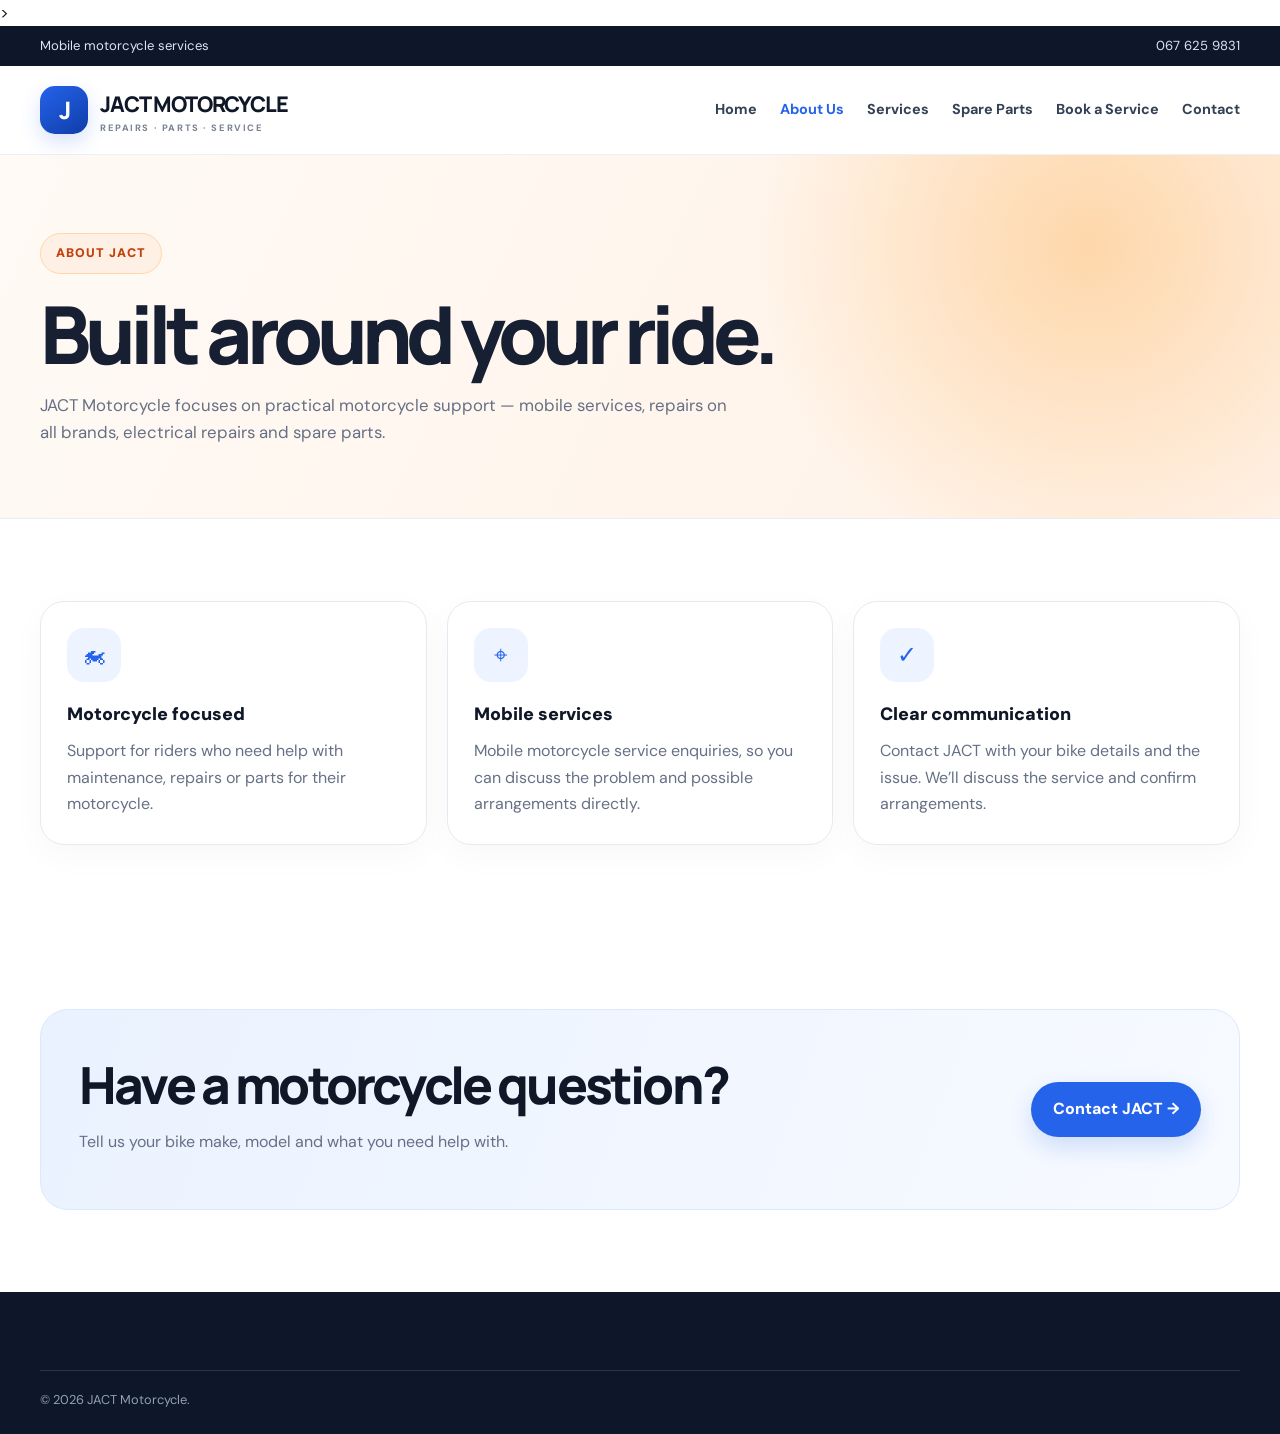
<file: about.html>
<!doctype html><html lang="en"><head><meta charset="utf-8"><meta name="viewport" content="width=device-width,initial-scale=1"><title>About Us | JACT Motorcycle</title><style>
@import url('https://fonts.googleapis.com/css2?family=DM+Sans:wght@400;500;600;700;800&family=Manrope:wght@400;500;600;700;800;900&display=swap');
:root{--ink:#101828;--muted:#667085;--blue:#2563eb;--blue2:#1d4ed8;--orange:#f97316;--paper:#fff;--soft:#f4f7fc;--line:#e5eaf2;--panel:#fff;--radius:24px;--max:1200px;--shadow:0 18px 55px rgba(16,24,40,.09)}
*{box-sizing:border-box}html{scroll-behavior:smooth}body{margin:0;background:#fff;color:var(--ink);font-family:'DM Sans',Arial,sans-serif;line-height:1.65}a{color:inherit;text-decoration:none}button,input,textarea,select{font:inherit}button,.btn{cursor:pointer;border:0;border-radius:999px;padding:14px 22px;font-weight:800;display:inline-flex;align-items:center;justify-content:center;gap:9px;transition:.2s ease}.btn-primary{background:var(--blue);color:#fff;box-shadow:0 10px 25px #2563eb30}.btn-primary:hover{background:var(--blue2);transform:translateY(-2px)}.btn-outline{background:#fff;border:1px solid #d8dfeb;color:var(--ink)}.btn-outline:hover{border-color:var(--blue);color:var(--blue)}.btn-small{padding:9px 15px;font-size:.85rem}.container{width:min(var(--max),calc(100% - 44px));margin:auto}.topbar{background:#0d1729;color:#dbe5f6;padding:9px 0;font-size:.82rem}.topbar .container{display:flex;justify-content:space-between;gap:12px;flex-wrap:wrap}.topbar a{color:#fff;font-weight:800}.site-header{position:sticky;top:0;z-index:20;background:#ffffffed;backdrop-filter:blur(16px);border-bottom:1px solid #edf0f5}.nav{min-height:88px;display:flex;align-items:center;justify-content:space-between;gap:20px}.brand{display:flex;align-items:center;gap:12px;font-family:Manrope,sans-serif;font-size:1.35rem;font-weight:900;letter-spacing:-.05em}.brand-mark{width:48px;height:48px;border-radius:15px;display:grid;place-items:center;background:linear-gradient(145deg,#2563eb,#0f3da8);color:#fff;font-size:1.5rem;font-weight:900;box-shadow:0 8px 20px #2563eb30}.brand small{display:block;color:#7b8494;font:800 .58rem 'DM Sans';letter-spacing:.17em}.nav-links{display:flex;gap:23px;align-items:center;color:#344054;font-size:.9rem;font-weight:700}.nav-links a:hover,.nav-links a.active{color:var(--blue)}.menu-btn{display:none;background:#f2f5fb;color:var(--ink);border:1px solid var(--line)}
/* Home hero */
.hero{position:relative;overflow:hidden;min-height:680px;display:flex;align-items:center;background:radial-gradient(circle at 80% 30%,#dbeafe 0,transparent 34%),linear-gradient(115deg,#f8fbff 0%,#eef4ff 58%,#e6efff 100%)}.hero:after{content:'';position:absolute;right:-8%;top:5%;width:60%;height:90%;background:url('https://images.unsplash.com/photo-1558981806-ec527fa84c39?auto=format&fit=crop&w=1500&q=90') center/cover;border-radius:42px;opacity:.96;box-shadow:0 30px 80px #1e3a8a25;mask-image:linear-gradient(90deg,transparent 0%,#000 18%)}.hero-inner{position:relative;z-index:1;padding:94px 0;max-width:650px}.eyebrow{display:inline-flex;align-items:center;gap:9px;color:var(--blue);font-size:.78rem;letter-spacing:.08em;font-weight:900;text-transform:uppercase;background:#eaf1ff;border:1px solid #d6e4ff;padding:9px 15px;border-radius:999px}.hero h1,.page-hero h1{font:900 clamp(3.5rem,7.5vw,6.4rem)/1.04 Manrope,sans-serif;letter-spacing:-.075em;margin:25px 0;color:#101828}.hero h1 span{color:var(--blue)}.hero p{max-width:570px;color:#596579;font-size:1.12rem;line-height:1.8}.hero-actions{display:flex;gap:12px;flex-wrap:wrap;margin-top:30px}.trust-row{display:flex;gap:12px;flex-wrap:wrap;margin-top:36px;color:#344054;font-size:.83rem;font-weight:700}.trust-row span{background:#ffffffc9;border:1px solid #e0e8f5;border-radius:999px;padding:9px 13px}.trust-row b{color:var(--blue);margin-right:5px}
.section{padding:82px 0}.section-head{display:flex;justify-content:space-between;align-items:end;gap:20px;margin-bottom:30px}.section h2,.page-hero h2{font:900 clamp(2rem,4.4vw,3.2rem)/1.12 Manrope,sans-serif;letter-spacing:-.055em;margin:10px 0;color:#101828}.section-intro{color:var(--muted);max-width:650px}.grid{display:grid;grid-template-columns:repeat(3,1fr);gap:20px}.card{background:#fff;border:1px solid var(--line);border-radius:var(--radius);overflow:hidden;box-shadow:0 10px 35px #10182808;transition:.2s}.card:hover{transform:translateY(-4px);box-shadow:var(--shadow);border-color:#cbdaf7}.card-pad{padding:26px}.service-icon{width:54px;height:54px;border-radius:17px;background:#edf3ff;color:var(--blue);display:grid;place-items:center;font-size:1.5rem;margin-bottom:18px}.card h3{margin:0 0 9px;font-size:1.12rem;font-weight:900}.card p{color:var(--muted);margin:0}.feature-band{background:linear-gradient(110deg,#eaf2ff,#f7faff);border:1px solid #dce8fb;border-radius:28px;padding:38px;display:flex;align-items:center;justify-content:space-between;gap:22px}.feature-band h2{margin:8px 0}.page-hero{padding:78px 0 54px;background:radial-gradient(circle at 85% 10%,#dbeafe 0,transparent 30%),linear-gradient(110deg,#f8fbff,#eef4ff);border-bottom:1px solid #e8eef8}.page-hero h1{font-size:clamp(2.9rem,6.5vw,5rem);margin:18px 0 12px}.page-hero p{color:#667085;max-width:700px;font-size:1.05rem}
.photo-feature{display:grid;grid-template-columns:1.05fr .95fr;gap:36px;align-items:center}.photo-feature img{width:100%;height:380px;object-fit:cover;border-radius:28px;box-shadow:var(--shadow)}.photo-feature-copy{padding:15px 0}.photo-feature-copy h2{font:900 clamp(2.2rem,4.8vw,3.8rem)/1.08 Manrope,sans-serif;letter-spacing:-.06em}.photo-feature-copy p{color:var(--muted)}
.form-card{max-width:820px;background:#fff;border:1px solid var(--line);border-radius:24px;padding:28px;box-shadow:var(--shadow)}.form-grid{display:grid;grid-template-columns:1fr 1fr;gap:17px}.field{display:flex;flex-direction:column;gap:7px}.field.full{grid-column:1/-1}.field label{font-size:.87rem;color:#344054;font-weight:800}.field input,.field textarea,.field select,.search-input{width:100%;background:#f8faff;color:var(--ink);border:1px solid #dce3ee;border-radius:13px;padding:14px 15px;outline:none}.field input:focus,.field textarea:focus,.field select:focus,.search-input:focus{border-color:var(--blue);box-shadow:0 0 0 4px #2563eb15}.field textarea{min-height:115px;resize:vertical}.muted{color:var(--muted)}.notice{padding:14px 16px;border-radius:14px;background:#eff6ff;border:1px solid #d7e6ff;color:#2452a3;margin:16px 0}.status{padding:12px 14px;border-radius:12px;margin:12px 0;display:none}.status.show{display:block}.status.error{background:#fff0ef;color:#b42318}.status.success{background:#eafaf1;color:#067647}.product-grid{display:grid;grid-template-columns:repeat(3,1fr);gap:20px}.product-image{height:225px;background:#edf2f8;display:grid;place-items:center;overflow:hidden}.product-image img{width:100%;height:100%;object-fit:cover}.product-image .placeholder{font-size:3rem;color:#8a96a8}.product-info{padding:20px}.product-info h3{margin:0 0 6px}.price{font-weight:900;color:var(--blue);font-size:1.2rem}.product-actions{display:flex;gap:8px;margin-top:14px;flex-wrap:wrap}.qty{width:72px;background:#f8faff;color:var(--ink);border:1px solid #dce3ee;border-radius:10px;padding:8px}.cart-row,.admin-row{display:flex;align-items:center;justify-content:space-between;gap:15px;padding:14px 0;border-bottom:1px solid var(--line)}.cart-row:last-child,.admin-row:last-child{border-bottom:0}.footer{background:#0d1729;color:#fff;padding:48px 0 24px}.footer-grid{display:grid;grid-template-columns:2fr 1fr 1fr;gap:30px}.footer p,.footer a{color:#b9c5d8;font-size:.9rem}.footer a{display:block;margin:7px 0}.footer a:hover{color:#fff}.footer .brand{color:#fff}.footer .brand small{color:#9baac2}.copyright{border-top:1px solid #26344c;margin-top:30px;padding-top:18px;color:#91a0b8;font-size:.8rem}.empty{padding:35px;text-align:center;border:1px dashed #cbd5e1;border-radius:16px;color:var(--muted);background:#fbfcff}
/* Admin pages */
.admin-shell{min-height:100vh;background:#f5f7fb}.admin-top{padding:10px 0;background:#fff;border-bottom:1px solid var(--line)}.admin-layout{display:grid;grid-template-columns:245px 1fr;gap:24px;padding:30px 0}.sidebar{background:#fff;border:1px solid var(--line);border-radius:18px;padding:13px;height:max-content;box-shadow:0 8px 25px #10182808}.sidebar a{display:block;padding:12px 14px;border-radius:11px;color:#475467;font-weight:800}.sidebar a.active,.sidebar a:hover{background:#edf3ff;color:var(--blue)}.admin-content{min-width:0}.stat-grid{display:grid;grid-template-columns:repeat(3,1fr);gap:14px;margin:20px 0}.stat{background:#fff;border:1px solid var(--line);padding:20px;border-radius:17px;box-shadow:0 8px 25px #10182808}.stat strong{display:block;font-size:2rem;color:var(--blue)}.table-wrap{overflow:auto;background:#fff;border:1px solid var(--line);border-radius:16px}table{width:100%;border-collapse:collapse;min-width:650px}th,td{text-align:left;padding:13px 15px;border-bottom:1px solid var(--line);font-size:.88rem}th{color:#475467;font-size:.75rem;text-transform:uppercase;letter-spacing:.08em;background:#f8faff}td{color:#344054}.danger{background:#fff0ef;color:#b42318}.hidden{display:none!important}.pill{display:inline-block;padding:5px 10px;border-radius:99px;background:#eafaf1;color:#067647;font-size:.75rem;font-weight:800}.pill.pending{background:#fff6e5;color:#9a6700}.pill.cancelled{background:#fff0ef;color:#b42318}
@media(max-width:900px){.nav-links{display:none;position:absolute;left:0;right:0;top:88px;background:#fff;border-bottom:1px solid var(--line);padding:18px 24px;flex-direction:column;align-items:stretch;box-shadow:0 16px 30px #10182812}.nav-links.open{display:flex}.menu-btn{display:inline-flex}.hero:after{right:-23%;width:73%;opacity:.35;mask-image:linear-gradient(90deg,transparent,#000 22%)}.hero-inner{max-width:640px}.grid,.product-grid{grid-template-columns:repeat(2,1fr)}.admin-layout{grid-template-columns:1fr}.sidebar{display:flex;overflow:auto;gap:5px}.sidebar a{white-space:nowrap}.footer-grid{grid-template-columns:1fr 1fr}}
@media(max-width:600px){.container{width:min(100% - 28px,var(--max))}.topbar .container{justify-content:center;text-align:center}.nav{min-height:76px}.brand{font-size:1.12rem}.brand-mark{width:42px;height:42px}.nav-links{top:76px}.hero{min-height:650px}.hero:after{right:-48%;top:30%;width:120%;height:66%;opacity:.19;border-radius:28px;mask-image:linear-gradient(90deg,transparent,#000 18%)}.hero-inner{padding:68px 0}.hero h1{font-size:clamp(3.35rem,16vw,5.1rem)}.hero p{font-size:1rem}.section{padding:60px 0}.grid,.product-grid,.form-grid,.stat-grid,.footer-grid{grid-template-columns:1fr}.field.full{grid-column:auto}.section-head,.feature-band{align-items:flex-start;flex-direction:column}.form-card{padding:19px}.trust-row{gap:8px}.trust-row span{font-size:.76rem}.photo-feature{grid-template-columns:1fr;gap:18px}.photo-feature img{height:245px}.page-hero{padding:58px 0 40px}.page-hero h1{font-size:clamp(2.8rem,13vw,4rem)}.feature-band{padding:25px}.admin-layout{padding:20px 0}.sidebar{border-radius:14px}.stat{padding:16px}}

</style><script src="config.js"></script><script defer src="app.js"></script>
<style>
/* ABOUT PAGE UNIQUE DESIGN */
body[data-page="about"] .page-hero{background:radial-gradient(circle at 85% 25%,#fed7aa 0,transparent 30%),linear-gradient(115deg,#fffaf5,#fff1e6)}
body[data-page="about"] .eyebrow{color:#c2410c;background:#fff0e5;border-color:#fed7aa}
body[data-page="about"] .page-hero h1{color:#172033}
body[data-page="about"] .photo-feature img{border:7px solid white;box-shadow:0 25px 65px #7c2d121c}
body[data-page="about"] .photo-feature-copy h2{color:#9a3412}

</style>
</head><body data-page="about">><div class="topbar"><div class="container"><span>Mobile motorcycle services</span><span>067 625 9831</span></div></div><header class="site-header"><div class="container nav"><a class="brand" href="index.html"><span class="brand-mark">J</span><span>JACT MOTORCYCLE<small>REPAIRS · PARTS · SERVICE</small></span></a><nav class="nav-links"><a href="index.html">Home</a><a class="active" href="about.html">About Us</a><a href="services.html">Services</a><a href="shop.html">Spare Parts</a><a href="booking.html">Book a Service</a><a href="contact.html">Contact</a></nav><button class="menu-btn">☰</button></div></header><main><section class="page-hero"><div class="container"><div class="eyebrow">About JACT</div><h1>Built around your ride.</h1><p>JACT Motorcycle focuses on practical motorcycle support — mobile services, repairs on all brands, electrical repairs and spare parts.</p></div></section><section class="section"><div class="container grid"><article class="card card-pad"><div class="service-icon">🏍</div><h3>Motorcycle focused</h3><p>Support for riders who need help with maintenance, repairs or parts for their motorcycle.</p></article><article class="card card-pad"><div class="service-icon">⌖</div><h3>Mobile services</h3><p>Mobile motorcycle service enquiries, so you can discuss the problem and possible arrangements directly.</p></article><article class="card card-pad"><div class="service-icon">✓</div><h3>Clear communication</h3><p>Contact JACT with your bike details and the issue. We’ll discuss the service and confirm arrangements.</p></article></div></section><section class="section"><div class="container feature-band"><div><h2>Have a motorcycle question?</h2><p class="muted">Tell us your bike make, model and what you need help with.</p></div><a class="btn btn-primary" href="contact.html">Contact JACT →</a></div></section></main><footer class="footer"><div class="container"><div class="copyright">© <span data-year></span> JACT Motorcycle.</div></div></footer></body></html>
</file>
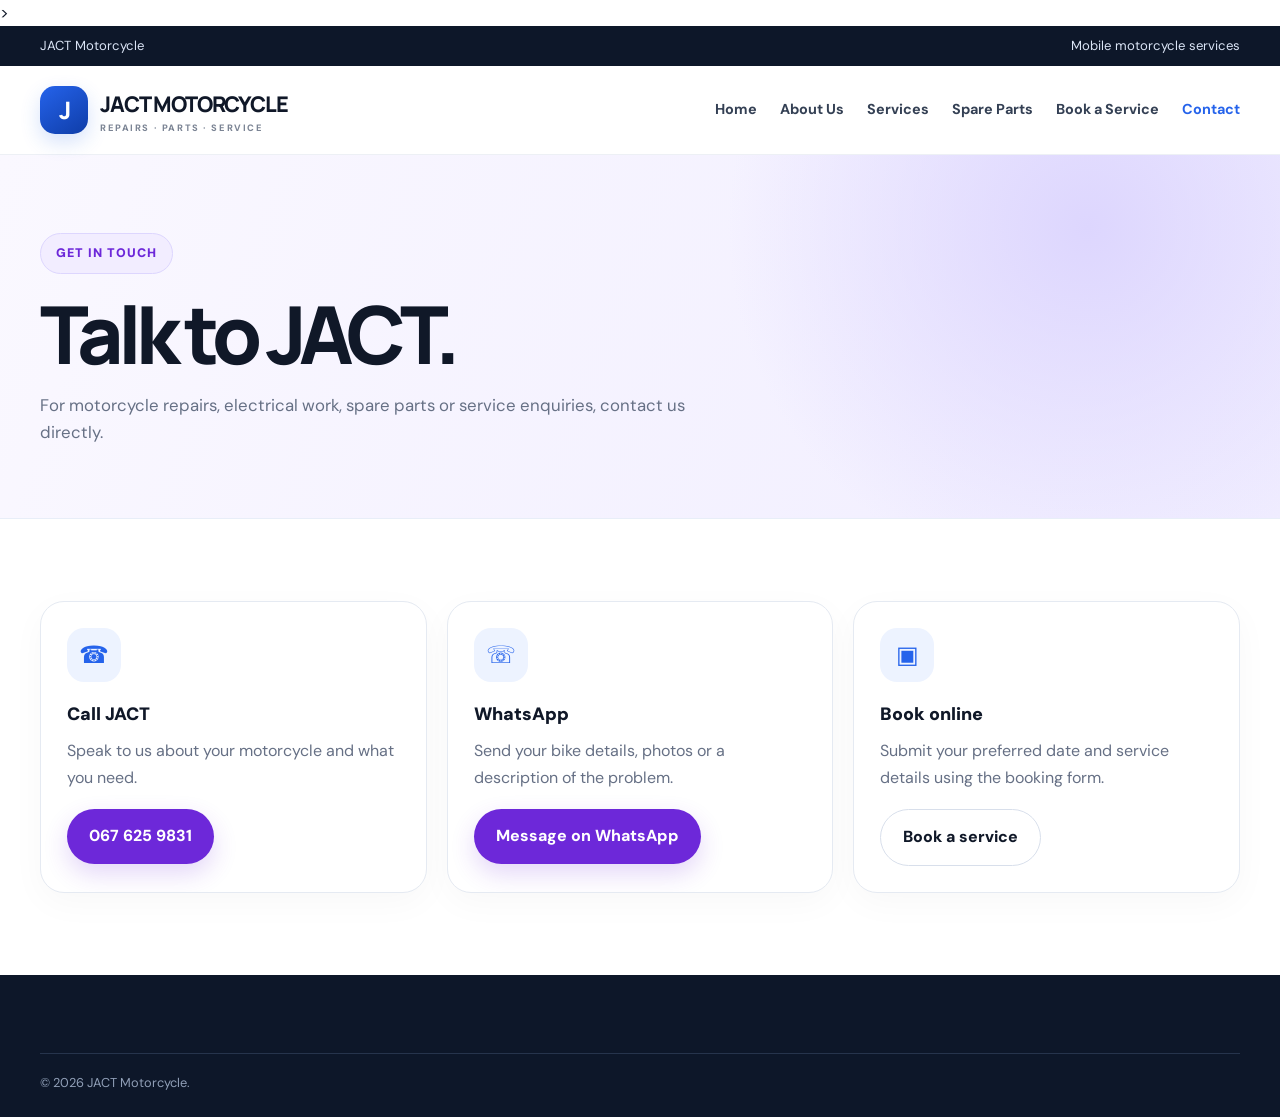
<file: contact.html>
<!doctype html><html lang="en"><head><meta charset="utf-8"><meta name="viewport" content="width=device-width,initial-scale=1"><title>Contact | JACT Motorcycle</title><style>
@import url('https://fonts.googleapis.com/css2?family=DM+Sans:wght@400;500;600;700;800&family=Manrope:wght@400;500;600;700;800;900&display=swap');
:root{--ink:#101828;--muted:#667085;--blue:#2563eb;--blue2:#1d4ed8;--orange:#f97316;--paper:#fff;--soft:#f4f7fc;--line:#e5eaf2;--panel:#fff;--radius:24px;--max:1200px;--shadow:0 18px 55px rgba(16,24,40,.09)}
*{box-sizing:border-box}html{scroll-behavior:smooth}body{margin:0;background:#fff;color:var(--ink);font-family:'DM Sans',Arial,sans-serif;line-height:1.65}a{color:inherit;text-decoration:none}button,input,textarea,select{font:inherit}button,.btn{cursor:pointer;border:0;border-radius:999px;padding:14px 22px;font-weight:800;display:inline-flex;align-items:center;justify-content:center;gap:9px;transition:.2s ease}.btn-primary{background:var(--blue);color:#fff;box-shadow:0 10px 25px #2563eb30}.btn-primary:hover{background:var(--blue2);transform:translateY(-2px)}.btn-outline{background:#fff;border:1px solid #d8dfeb;color:var(--ink)}.btn-outline:hover{border-color:var(--blue);color:var(--blue)}.btn-small{padding:9px 15px;font-size:.85rem}.container{width:min(var(--max),calc(100% - 44px));margin:auto}.topbar{background:#0d1729;color:#dbe5f6;padding:9px 0;font-size:.82rem}.topbar .container{display:flex;justify-content:space-between;gap:12px;flex-wrap:wrap}.topbar a{color:#fff;font-weight:800}.site-header{position:sticky;top:0;z-index:20;background:#ffffffed;backdrop-filter:blur(16px);border-bottom:1px solid #edf0f5}.nav{min-height:88px;display:flex;align-items:center;justify-content:space-between;gap:20px}.brand{display:flex;align-items:center;gap:12px;font-family:Manrope,sans-serif;font-size:1.35rem;font-weight:900;letter-spacing:-.05em}.brand-mark{width:48px;height:48px;border-radius:15px;display:grid;place-items:center;background:linear-gradient(145deg,#2563eb,#0f3da8);color:#fff;font-size:1.5rem;font-weight:900;box-shadow:0 8px 20px #2563eb30}.brand small{display:block;color:#7b8494;font:800 .58rem 'DM Sans';letter-spacing:.17em}.nav-links{display:flex;gap:23px;align-items:center;color:#344054;font-size:.9rem;font-weight:700}.nav-links a:hover,.nav-links a.active{color:var(--blue)}.menu-btn{display:none;background:#f2f5fb;color:var(--ink);border:1px solid var(--line)}
/* Home hero */
.hero{position:relative;overflow:hidden;min-height:680px;display:flex;align-items:center;background:radial-gradient(circle at 80% 30%,#dbeafe 0,transparent 34%),linear-gradient(115deg,#f8fbff 0%,#eef4ff 58%,#e6efff 100%)}.hero:after{content:'';position:absolute;right:-8%;top:5%;width:60%;height:90%;background:url('https://images.unsplash.com/photo-1558981806-ec527fa84c39?auto=format&fit=crop&w=1500&q=90') center/cover;border-radius:42px;opacity:.96;box-shadow:0 30px 80px #1e3a8a25;mask-image:linear-gradient(90deg,transparent 0%,#000 18%)}.hero-inner{position:relative;z-index:1;padding:94px 0;max-width:650px}.eyebrow{display:inline-flex;align-items:center;gap:9px;color:var(--blue);font-size:.78rem;letter-spacing:.08em;font-weight:900;text-transform:uppercase;background:#eaf1ff;border:1px solid #d6e4ff;padding:9px 15px;border-radius:999px}.hero h1,.page-hero h1{font:900 clamp(3.5rem,7.5vw,6.4rem)/1.04 Manrope,sans-serif;letter-spacing:-.075em;margin:25px 0;color:#101828}.hero h1 span{color:var(--blue)}.hero p{max-width:570px;color:#596579;font-size:1.12rem;line-height:1.8}.hero-actions{display:flex;gap:12px;flex-wrap:wrap;margin-top:30px}.trust-row{display:flex;gap:12px;flex-wrap:wrap;margin-top:36px;color:#344054;font-size:.83rem;font-weight:700}.trust-row span{background:#ffffffc9;border:1px solid #e0e8f5;border-radius:999px;padding:9px 13px}.trust-row b{color:var(--blue);margin-right:5px}
.section{padding:82px 0}.section-head{display:flex;justify-content:space-between;align-items:end;gap:20px;margin-bottom:30px}.section h2,.page-hero h2{font:900 clamp(2rem,4.4vw,3.2rem)/1.12 Manrope,sans-serif;letter-spacing:-.055em;margin:10px 0;color:#101828}.section-intro{color:var(--muted);max-width:650px}.grid{display:grid;grid-template-columns:repeat(3,1fr);gap:20px}.card{background:#fff;border:1px solid var(--line);border-radius:var(--radius);overflow:hidden;box-shadow:0 10px 35px #10182808;transition:.2s}.card:hover{transform:translateY(-4px);box-shadow:var(--shadow);border-color:#cbdaf7}.card-pad{padding:26px}.service-icon{width:54px;height:54px;border-radius:17px;background:#edf3ff;color:var(--blue);display:grid;place-items:center;font-size:1.5rem;margin-bottom:18px}.card h3{margin:0 0 9px;font-size:1.12rem;font-weight:900}.card p{color:var(--muted);margin:0}.feature-band{background:linear-gradient(110deg,#eaf2ff,#f7faff);border:1px solid #dce8fb;border-radius:28px;padding:38px;display:flex;align-items:center;justify-content:space-between;gap:22px}.feature-band h2{margin:8px 0}.page-hero{padding:78px 0 54px;background:radial-gradient(circle at 85% 10%,#dbeafe 0,transparent 30%),linear-gradient(110deg,#f8fbff,#eef4ff);border-bottom:1px solid #e8eef8}.page-hero h1{font-size:clamp(2.9rem,6.5vw,5rem);margin:18px 0 12px}.page-hero p{color:#667085;max-width:700px;font-size:1.05rem}
.photo-feature{display:grid;grid-template-columns:1.05fr .95fr;gap:36px;align-items:center}.photo-feature img{width:100%;height:380px;object-fit:cover;border-radius:28px;box-shadow:var(--shadow)}.photo-feature-copy{padding:15px 0}.photo-feature-copy h2{font:900 clamp(2.2rem,4.8vw,3.8rem)/1.08 Manrope,sans-serif;letter-spacing:-.06em}.photo-feature-copy p{color:var(--muted)}
.form-card{max-width:820px;background:#fff;border:1px solid var(--line);border-radius:24px;padding:28px;box-shadow:var(--shadow)}.form-grid{display:grid;grid-template-columns:1fr 1fr;gap:17px}.field{display:flex;flex-direction:column;gap:7px}.field.full{grid-column:1/-1}.field label{font-size:.87rem;color:#344054;font-weight:800}.field input,.field textarea,.field select,.search-input{width:100%;background:#f8faff;color:var(--ink);border:1px solid #dce3ee;border-radius:13px;padding:14px 15px;outline:none}.field input:focus,.field textarea:focus,.field select:focus,.search-input:focus{border-color:var(--blue);box-shadow:0 0 0 4px #2563eb15}.field textarea{min-height:115px;resize:vertical}.muted{color:var(--muted)}.notice{padding:14px 16px;border-radius:14px;background:#eff6ff;border:1px solid #d7e6ff;color:#2452a3;margin:16px 0}.status{padding:12px 14px;border-radius:12px;margin:12px 0;display:none}.status.show{display:block}.status.error{background:#fff0ef;color:#b42318}.status.success{background:#eafaf1;color:#067647}.product-grid{display:grid;grid-template-columns:repeat(3,1fr);gap:20px}.product-image{height:225px;background:#edf2f8;display:grid;place-items:center;overflow:hidden}.product-image img{width:100%;height:100%;object-fit:cover}.product-image .placeholder{font-size:3rem;color:#8a96a8}.product-info{padding:20px}.product-info h3{margin:0 0 6px}.price{font-weight:900;color:var(--blue);font-size:1.2rem}.product-actions{display:flex;gap:8px;margin-top:14px;flex-wrap:wrap}.qty{width:72px;background:#f8faff;color:var(--ink);border:1px solid #dce3ee;border-radius:10px;padding:8px}.cart-row,.admin-row{display:flex;align-items:center;justify-content:space-between;gap:15px;padding:14px 0;border-bottom:1px solid var(--line)}.cart-row:last-child,.admin-row:last-child{border-bottom:0}.footer{background:#0d1729;color:#fff;padding:48px 0 24px}.footer-grid{display:grid;grid-template-columns:2fr 1fr 1fr;gap:30px}.footer p,.footer a{color:#b9c5d8;font-size:.9rem}.footer a{display:block;margin:7px 0}.footer a:hover{color:#fff}.footer .brand{color:#fff}.footer .brand small{color:#9baac2}.copyright{border-top:1px solid #26344c;margin-top:30px;padding-top:18px;color:#91a0b8;font-size:.8rem}.empty{padding:35px;text-align:center;border:1px dashed #cbd5e1;border-radius:16px;color:var(--muted);background:#fbfcff}
/* Admin pages */
.admin-shell{min-height:100vh;background:#f5f7fb}.admin-top{padding:10px 0;background:#fff;border-bottom:1px solid var(--line)}.admin-layout{display:grid;grid-template-columns:245px 1fr;gap:24px;padding:30px 0}.sidebar{background:#fff;border:1px solid var(--line);border-radius:18px;padding:13px;height:max-content;box-shadow:0 8px 25px #10182808}.sidebar a{display:block;padding:12px 14px;border-radius:11px;color:#475467;font-weight:800}.sidebar a.active,.sidebar a:hover{background:#edf3ff;color:var(--blue)}.admin-content{min-width:0}.stat-grid{display:grid;grid-template-columns:repeat(3,1fr);gap:14px;margin:20px 0}.stat{background:#fff;border:1px solid var(--line);padding:20px;border-radius:17px;box-shadow:0 8px 25px #10182808}.stat strong{display:block;font-size:2rem;color:var(--blue)}.table-wrap{overflow:auto;background:#fff;border:1px solid var(--line);border-radius:16px}table{width:100%;border-collapse:collapse;min-width:650px}th,td{text-align:left;padding:13px 15px;border-bottom:1px solid var(--line);font-size:.88rem}th{color:#475467;font-size:.75rem;text-transform:uppercase;letter-spacing:.08em;background:#f8faff}td{color:#344054}.danger{background:#fff0ef;color:#b42318}.hidden{display:none!important}.pill{display:inline-block;padding:5px 10px;border-radius:99px;background:#eafaf1;color:#067647;font-size:.75rem;font-weight:800}.pill.pending{background:#fff6e5;color:#9a6700}.pill.cancelled{background:#fff0ef;color:#b42318}
@media(max-width:900px){.nav-links{display:none;position:absolute;left:0;right:0;top:88px;background:#fff;border-bottom:1px solid var(--line);padding:18px 24px;flex-direction:column;align-items:stretch;box-shadow:0 16px 30px #10182812}.nav-links.open{display:flex}.menu-btn{display:inline-flex}.hero:after{right:-23%;width:73%;opacity:.35;mask-image:linear-gradient(90deg,transparent,#000 22%)}.hero-inner{max-width:640px}.grid,.product-grid{grid-template-columns:repeat(2,1fr)}.admin-layout{grid-template-columns:1fr}.sidebar{display:flex;overflow:auto;gap:5px}.sidebar a{white-space:nowrap}.footer-grid{grid-template-columns:1fr 1fr}}
@media(max-width:600px){.container{width:min(100% - 28px,var(--max))}.topbar .container{justify-content:center;text-align:center}.nav{min-height:76px}.brand{font-size:1.12rem}.brand-mark{width:42px;height:42px}.nav-links{top:76px}.hero{min-height:650px}.hero:after{right:-48%;top:30%;width:120%;height:66%;opacity:.19;border-radius:28px;mask-image:linear-gradient(90deg,transparent,#000 18%)}.hero-inner{padding:68px 0}.hero h1{font-size:clamp(3.35rem,16vw,5.1rem)}.hero p{font-size:1rem}.section{padding:60px 0}.grid,.product-grid,.form-grid,.stat-grid,.footer-grid{grid-template-columns:1fr}.field.full{grid-column:auto}.section-head,.feature-band{align-items:flex-start;flex-direction:column}.form-card{padding:19px}.trust-row{gap:8px}.trust-row span{font-size:.76rem}.photo-feature{grid-template-columns:1fr;gap:18px}.photo-feature img{height:245px}.page-hero{padding:58px 0 40px}.page-hero h1{font-size:clamp(2.8rem,13vw,4rem)}.feature-band{padding:25px}.admin-layout{padding:20px 0}.sidebar{border-radius:14px}.stat{padding:16px}}

</style><script src="config.js"></script><script defer src="app.js"></script>
<style>
/* CONTACT PAGE UNIQUE DESIGN */
body[data-page="contact"] .page-hero{background:radial-gradient(circle at 85% 20%,#ddd6fe 0,transparent 32%),linear-gradient(110deg,#faf8ff,#f0edff)}
body[data-page="contact"] .form-card{border-top:5px solid #7c3aed}
body[data-page="contact"] .eyebrow{color:#6d28d9;background:#f2edff;border-color:#ddd6fe}
body[data-page="contact"] .btn-primary{background:#6d28d9;box-shadow:0 10px 25px #6d28d930}

</style>
</head><body data-page="contact">><div class="topbar"><div class="container"><span>JACT Motorcycle</span><span>Mobile motorcycle services</span></div></div><header class="site-header"><div class="container nav"><a class="brand" href="index.html"><span class="brand-mark">J</span><span>JACT MOTORCYCLE<small>REPAIRS · PARTS · SERVICE</small></span></a><nav class="nav-links"><a href="index.html">Home</a><a href="about.html">About Us</a><a href="services.html">Services</a><a href="shop.html">Spare Parts</a><a href="booking.html">Book a Service</a><a class="active" href="contact.html">Contact</a></nav><button class="menu-btn">☰</button></div></header><main><section class="page-hero"><div class="container"><div class="eyebrow">Get in touch</div><h1>Talk to JACT.</h1><p>For motorcycle repairs, electrical work, spare parts or service enquiries, contact us directly.</p></div></section><section class="section"><div class="container grid"><article class="card card-pad"><div class="service-icon">☎</div><h3>Call JACT</h3><p>Speak to us about your motorcycle and what you need.</p><p style="margin-top:18px"><a class="btn btn-primary" href="tel:+27676259831">067 625 9831</a></p></article><article class="card card-pad"><div class="service-icon">☏</div><h3>WhatsApp</h3><p>Send your bike details, photos or a description of the problem.</p><p style="margin-top:18px"><a class="btn btn-primary" href="https://wa.me/27676259831?text=Hi%20JACT%20Motorcycle%2C%20I%20need%20assistance%20with%20my%20motorcycle." target="_blank" rel="noopener">Message on WhatsApp</a></p></article><article class="card card-pad"><div class="service-icon">▣</div><h3>Book online</h3><p>Submit your preferred date and service details using the booking form.</p><p style="margin-top:18px"><a class="btn btn-outline" href="booking.html">Book a service</a></p></article></div></section></main><footer class="footer"><div class="container"><div class="copyright">© <span data-year></span> JACT Motorcycle.</div></div></footer></body></html>
</file>
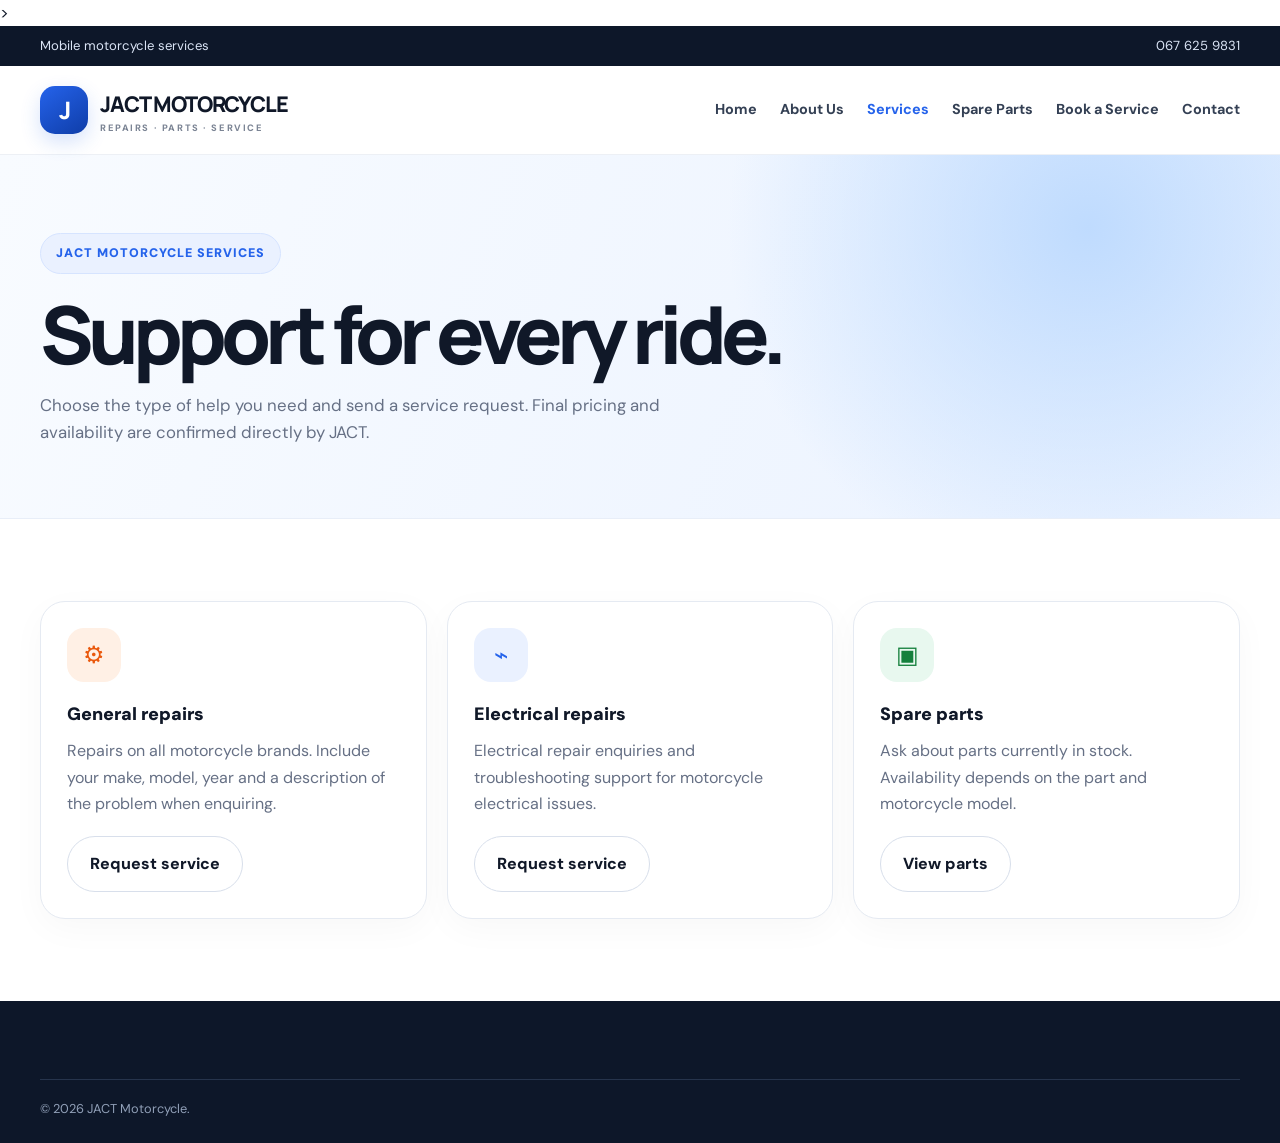
<file: services.html>
<!doctype html><html lang="en"><head><meta charset="utf-8"><meta name="viewport" content="width=device-width,initial-scale=1"><title>Services | JACT Motorcycle</title><style>
@import url('https://fonts.googleapis.com/css2?family=DM+Sans:wght@400;500;600;700;800&family=Manrope:wght@400;500;600;700;800;900&display=swap');
:root{--ink:#101828;--muted:#667085;--blue:#2563eb;--blue2:#1d4ed8;--orange:#f97316;--paper:#fff;--soft:#f4f7fc;--line:#e5eaf2;--panel:#fff;--radius:24px;--max:1200px;--shadow:0 18px 55px rgba(16,24,40,.09)}
*{box-sizing:border-box}html{scroll-behavior:smooth}body{margin:0;background:#fff;color:var(--ink);font-family:'DM Sans',Arial,sans-serif;line-height:1.65}a{color:inherit;text-decoration:none}button,input,textarea,select{font:inherit}button,.btn{cursor:pointer;border:0;border-radius:999px;padding:14px 22px;font-weight:800;display:inline-flex;align-items:center;justify-content:center;gap:9px;transition:.2s ease}.btn-primary{background:var(--blue);color:#fff;box-shadow:0 10px 25px #2563eb30}.btn-primary:hover{background:var(--blue2);transform:translateY(-2px)}.btn-outline{background:#fff;border:1px solid #d8dfeb;color:var(--ink)}.btn-outline:hover{border-color:var(--blue);color:var(--blue)}.btn-small{padding:9px 15px;font-size:.85rem}.container{width:min(var(--max),calc(100% - 44px));margin:auto}.topbar{background:#0d1729;color:#dbe5f6;padding:9px 0;font-size:.82rem}.topbar .container{display:flex;justify-content:space-between;gap:12px;flex-wrap:wrap}.topbar a{color:#fff;font-weight:800}.site-header{position:sticky;top:0;z-index:20;background:#ffffffed;backdrop-filter:blur(16px);border-bottom:1px solid #edf0f5}.nav{min-height:88px;display:flex;align-items:center;justify-content:space-between;gap:20px}.brand{display:flex;align-items:center;gap:12px;font-family:Manrope,sans-serif;font-size:1.35rem;font-weight:900;letter-spacing:-.05em}.brand-mark{width:48px;height:48px;border-radius:15px;display:grid;place-items:center;background:linear-gradient(145deg,#2563eb,#0f3da8);color:#fff;font-size:1.5rem;font-weight:900;box-shadow:0 8px 20px #2563eb30}.brand small{display:block;color:#7b8494;font:800 .58rem 'DM Sans';letter-spacing:.17em}.nav-links{display:flex;gap:23px;align-items:center;color:#344054;font-size:.9rem;font-weight:700}.nav-links a:hover,.nav-links a.active{color:var(--blue)}.menu-btn{display:none;background:#f2f5fb;color:var(--ink);border:1px solid var(--line)}
/* Home hero */
.hero{position:relative;overflow:hidden;min-height:680px;display:flex;align-items:center;background:radial-gradient(circle at 80% 30%,#dbeafe 0,transparent 34%),linear-gradient(115deg,#f8fbff 0%,#eef4ff 58%,#e6efff 100%)}.hero:after{content:'';position:absolute;right:-8%;top:5%;width:60%;height:90%;background:url('https://images.unsplash.com/photo-1558981806-ec527fa84c39?auto=format&fit=crop&w=1500&q=90') center/cover;border-radius:42px;opacity:.96;box-shadow:0 30px 80px #1e3a8a25;mask-image:linear-gradient(90deg,transparent 0%,#000 18%)}.hero-inner{position:relative;z-index:1;padding:94px 0;max-width:650px}.eyebrow{display:inline-flex;align-items:center;gap:9px;color:var(--blue);font-size:.78rem;letter-spacing:.08em;font-weight:900;text-transform:uppercase;background:#eaf1ff;border:1px solid #d6e4ff;padding:9px 15px;border-radius:999px}.hero h1,.page-hero h1{font:900 clamp(3.5rem,7.5vw,6.4rem)/1.04 Manrope,sans-serif;letter-spacing:-.075em;margin:25px 0;color:#101828}.hero h1 span{color:var(--blue)}.hero p{max-width:570px;color:#596579;font-size:1.12rem;line-height:1.8}.hero-actions{display:flex;gap:12px;flex-wrap:wrap;margin-top:30px}.trust-row{display:flex;gap:12px;flex-wrap:wrap;margin-top:36px;color:#344054;font-size:.83rem;font-weight:700}.trust-row span{background:#ffffffc9;border:1px solid #e0e8f5;border-radius:999px;padding:9px 13px}.trust-row b{color:var(--blue);margin-right:5px}
.section{padding:82px 0}.section-head{display:flex;justify-content:space-between;align-items:end;gap:20px;margin-bottom:30px}.section h2,.page-hero h2{font:900 clamp(2rem,4.4vw,3.2rem)/1.12 Manrope,sans-serif;letter-spacing:-.055em;margin:10px 0;color:#101828}.section-intro{color:var(--muted);max-width:650px}.grid{display:grid;grid-template-columns:repeat(3,1fr);gap:20px}.card{background:#fff;border:1px solid var(--line);border-radius:var(--radius);overflow:hidden;box-shadow:0 10px 35px #10182808;transition:.2s}.card:hover{transform:translateY(-4px);box-shadow:var(--shadow);border-color:#cbdaf7}.card-pad{padding:26px}.service-icon{width:54px;height:54px;border-radius:17px;background:#edf3ff;color:var(--blue);display:grid;place-items:center;font-size:1.5rem;margin-bottom:18px}.card h3{margin:0 0 9px;font-size:1.12rem;font-weight:900}.card p{color:var(--muted);margin:0}.feature-band{background:linear-gradient(110deg,#eaf2ff,#f7faff);border:1px solid #dce8fb;border-radius:28px;padding:38px;display:flex;align-items:center;justify-content:space-between;gap:22px}.feature-band h2{margin:8px 0}.page-hero{padding:78px 0 54px;background:radial-gradient(circle at 85% 10%,#dbeafe 0,transparent 30%),linear-gradient(110deg,#f8fbff,#eef4ff);border-bottom:1px solid #e8eef8}.page-hero h1{font-size:clamp(2.9rem,6.5vw,5rem);margin:18px 0 12px}.page-hero p{color:#667085;max-width:700px;font-size:1.05rem}
.photo-feature{display:grid;grid-template-columns:1.05fr .95fr;gap:36px;align-items:center}.photo-feature img{width:100%;height:380px;object-fit:cover;border-radius:28px;box-shadow:var(--shadow)}.photo-feature-copy{padding:15px 0}.photo-feature-copy h2{font:900 clamp(2.2rem,4.8vw,3.8rem)/1.08 Manrope,sans-serif;letter-spacing:-.06em}.photo-feature-copy p{color:var(--muted)}
.form-card{max-width:820px;background:#fff;border:1px solid var(--line);border-radius:24px;padding:28px;box-shadow:var(--shadow)}.form-grid{display:grid;grid-template-columns:1fr 1fr;gap:17px}.field{display:flex;flex-direction:column;gap:7px}.field.full{grid-column:1/-1}.field label{font-size:.87rem;color:#344054;font-weight:800}.field input,.field textarea,.field select,.search-input{width:100%;background:#f8faff;color:var(--ink);border:1px solid #dce3ee;border-radius:13px;padding:14px 15px;outline:none}.field input:focus,.field textarea:focus,.field select:focus,.search-input:focus{border-color:var(--blue);box-shadow:0 0 0 4px #2563eb15}.field textarea{min-height:115px;resize:vertical}.muted{color:var(--muted)}.notice{padding:14px 16px;border-radius:14px;background:#eff6ff;border:1px solid #d7e6ff;color:#2452a3;margin:16px 0}.status{padding:12px 14px;border-radius:12px;margin:12px 0;display:none}.status.show{display:block}.status.error{background:#fff0ef;color:#b42318}.status.success{background:#eafaf1;color:#067647}.product-grid{display:grid;grid-template-columns:repeat(3,1fr);gap:20px}.product-image{height:225px;background:#edf2f8;display:grid;place-items:center;overflow:hidden}.product-image img{width:100%;height:100%;object-fit:cover}.product-image .placeholder{font-size:3rem;color:#8a96a8}.product-info{padding:20px}.product-info h3{margin:0 0 6px}.price{font-weight:900;color:var(--blue);font-size:1.2rem}.product-actions{display:flex;gap:8px;margin-top:14px;flex-wrap:wrap}.qty{width:72px;background:#f8faff;color:var(--ink);border:1px solid #dce3ee;border-radius:10px;padding:8px}.cart-row,.admin-row{display:flex;align-items:center;justify-content:space-between;gap:15px;padding:14px 0;border-bottom:1px solid var(--line)}.cart-row:last-child,.admin-row:last-child{border-bottom:0}.footer{background:#0d1729;color:#fff;padding:48px 0 24px}.footer-grid{display:grid;grid-template-columns:2fr 1fr 1fr;gap:30px}.footer p,.footer a{color:#b9c5d8;font-size:.9rem}.footer a{display:block;margin:7px 0}.footer a:hover{color:#fff}.footer .brand{color:#fff}.footer .brand small{color:#9baac2}.copyright{border-top:1px solid #26344c;margin-top:30px;padding-top:18px;color:#91a0b8;font-size:.8rem}.empty{padding:35px;text-align:center;border:1px dashed #cbd5e1;border-radius:16px;color:var(--muted);background:#fbfcff}
/* Admin pages */
.admin-shell{min-height:100vh;background:#f5f7fb}.admin-top{padding:10px 0;background:#fff;border-bottom:1px solid var(--line)}.admin-layout{display:grid;grid-template-columns:245px 1fr;gap:24px;padding:30px 0}.sidebar{background:#fff;border:1px solid var(--line);border-radius:18px;padding:13px;height:max-content;box-shadow:0 8px 25px #10182808}.sidebar a{display:block;padding:12px 14px;border-radius:11px;color:#475467;font-weight:800}.sidebar a.active,.sidebar a:hover{background:#edf3ff;color:var(--blue)}.admin-content{min-width:0}.stat-grid{display:grid;grid-template-columns:repeat(3,1fr);gap:14px;margin:20px 0}.stat{background:#fff;border:1px solid var(--line);padding:20px;border-radius:17px;box-shadow:0 8px 25px #10182808}.stat strong{display:block;font-size:2rem;color:var(--blue)}.table-wrap{overflow:auto;background:#fff;border:1px solid var(--line);border-radius:16px}table{width:100%;border-collapse:collapse;min-width:650px}th,td{text-align:left;padding:13px 15px;border-bottom:1px solid var(--line);font-size:.88rem}th{color:#475467;font-size:.75rem;text-transform:uppercase;letter-spacing:.08em;background:#f8faff}td{color:#344054}.danger{background:#fff0ef;color:#b42318}.hidden{display:none!important}.pill{display:inline-block;padding:5px 10px;border-radius:99px;background:#eafaf1;color:#067647;font-size:.75rem;font-weight:800}.pill.pending{background:#fff6e5;color:#9a6700}.pill.cancelled{background:#fff0ef;color:#b42318}
@media(max-width:900px){.nav-links{display:none;position:absolute;left:0;right:0;top:88px;background:#fff;border-bottom:1px solid var(--line);padding:18px 24px;flex-direction:column;align-items:stretch;box-shadow:0 16px 30px #10182812}.nav-links.open{display:flex}.menu-btn{display:inline-flex}.hero:after{right:-23%;width:73%;opacity:.35;mask-image:linear-gradient(90deg,transparent,#000 22%)}.hero-inner{max-width:640px}.grid,.product-grid{grid-template-columns:repeat(2,1fr)}.admin-layout{grid-template-columns:1fr}.sidebar{display:flex;overflow:auto;gap:5px}.sidebar a{white-space:nowrap}.footer-grid{grid-template-columns:1fr 1fr}}
@media(max-width:600px){.container{width:min(100% - 28px,var(--max))}.topbar .container{justify-content:center;text-align:center}.nav{min-height:76px}.brand{font-size:1.12rem}.brand-mark{width:42px;height:42px}.nav-links{top:76px}.hero{min-height:650px}.hero:after{right:-48%;top:30%;width:120%;height:66%;opacity:.19;border-radius:28px;mask-image:linear-gradient(90deg,transparent,#000 18%)}.hero-inner{padding:68px 0}.hero h1{font-size:clamp(3.35rem,16vw,5.1rem)}.hero p{font-size:1rem}.section{padding:60px 0}.grid,.product-grid,.form-grid,.stat-grid,.footer-grid{grid-template-columns:1fr}.field.full{grid-column:auto}.section-head,.feature-band{align-items:flex-start;flex-direction:column}.form-card{padding:19px}.trust-row{gap:8px}.trust-row span{font-size:.76rem}.photo-feature{grid-template-columns:1fr;gap:18px}.photo-feature img{height:245px}.page-hero{padding:58px 0 40px}.page-hero h1{font-size:clamp(2.8rem,13vw,4rem)}.feature-band{padding:25px}.admin-layout{padding:20px 0}.sidebar{border-radius:14px}.stat{padding:16px}}

</style><script src="config.js"></script><script defer src="app.js"></script>
<style>
/* SERVICES PAGE UNIQUE DESIGN */
body[data-page="services"] .page-hero{background:radial-gradient(circle at 85% 20%,#bfdbfe 0,transparent 32%),linear-gradient(110deg,#f8fbff,#eaf2ff)}
body[data-page="services"] .grid .card:nth-child(3n+1) .service-icon{background:#fff0e5;color:#ea580c}
body[data-page="services"] .grid .card:nth-child(3n+2) .service-icon{background:#eaf1ff;color:#2563eb}
body[data-page="services"] .grid .card:nth-child(3n) .service-icon{background:#e8f8ef;color:#15803d}
body[data-page="services"] .card{border-radius:25px}

</style>
</head><body data-page="services">><div class="topbar"><div class="container"><span>Mobile motorcycle services</span><span>067 625 9831</span></div></div><header class="site-header"><div class="container nav"><a class="brand" href="index.html"><span class="brand-mark">J</span><span>JACT MOTORCYCLE<small>REPAIRS · PARTS · SERVICE</small></span></a><nav class="nav-links"><a href="index.html">Home</a><a href="about.html">About Us</a><a class="active" href="services.html">Services</a><a href="shop.html">Spare Parts</a><a href="booking.html">Book a Service</a><a href="contact.html">Contact</a></nav><button class="menu-btn">☰</button></div></header><main><section class="page-hero"><div class="container"><div class="eyebrow">JACT Motorcycle services</div><h1>Support for every ride.</h1><p>Choose the type of help you need and send a service request. Final pricing and availability are confirmed directly by JACT.</p></div></section><section class="section"><div class="container grid"><article class="card card-pad"><div class="service-icon">⚙</div><h3>General repairs</h3><p>Repairs on all motorcycle brands. Include your make, model, year and a description of the problem when enquiring.</p><p style="margin-top:18px"><a class="btn btn-outline" href="booking.html?service=General%20repair">Request service</a></p></article><article class="card card-pad"><div class="service-icon">⌁</div><h3>Electrical repairs</h3><p>Electrical repair enquiries and troubleshooting support for motorcycle electrical issues.</p><p style="margin-top:18px"><a class="btn btn-outline" href="booking.html?service=Electrical%20repair">Request service</a></p></article><article class="card card-pad"><div class="service-icon">▣</div><h3>Spare parts</h3><p>Ask about parts currently in stock. Availability depends on the part and motorcycle model.</p><p style="margin-top:18px"><a class="btn btn-outline" href="shop.html">View parts</a></p></article></div></section></main><footer class="footer"><div class="container"><div class="copyright">© <span data-year></span> JACT Motorcycle.</div></div></footer></body></html>
</file>
